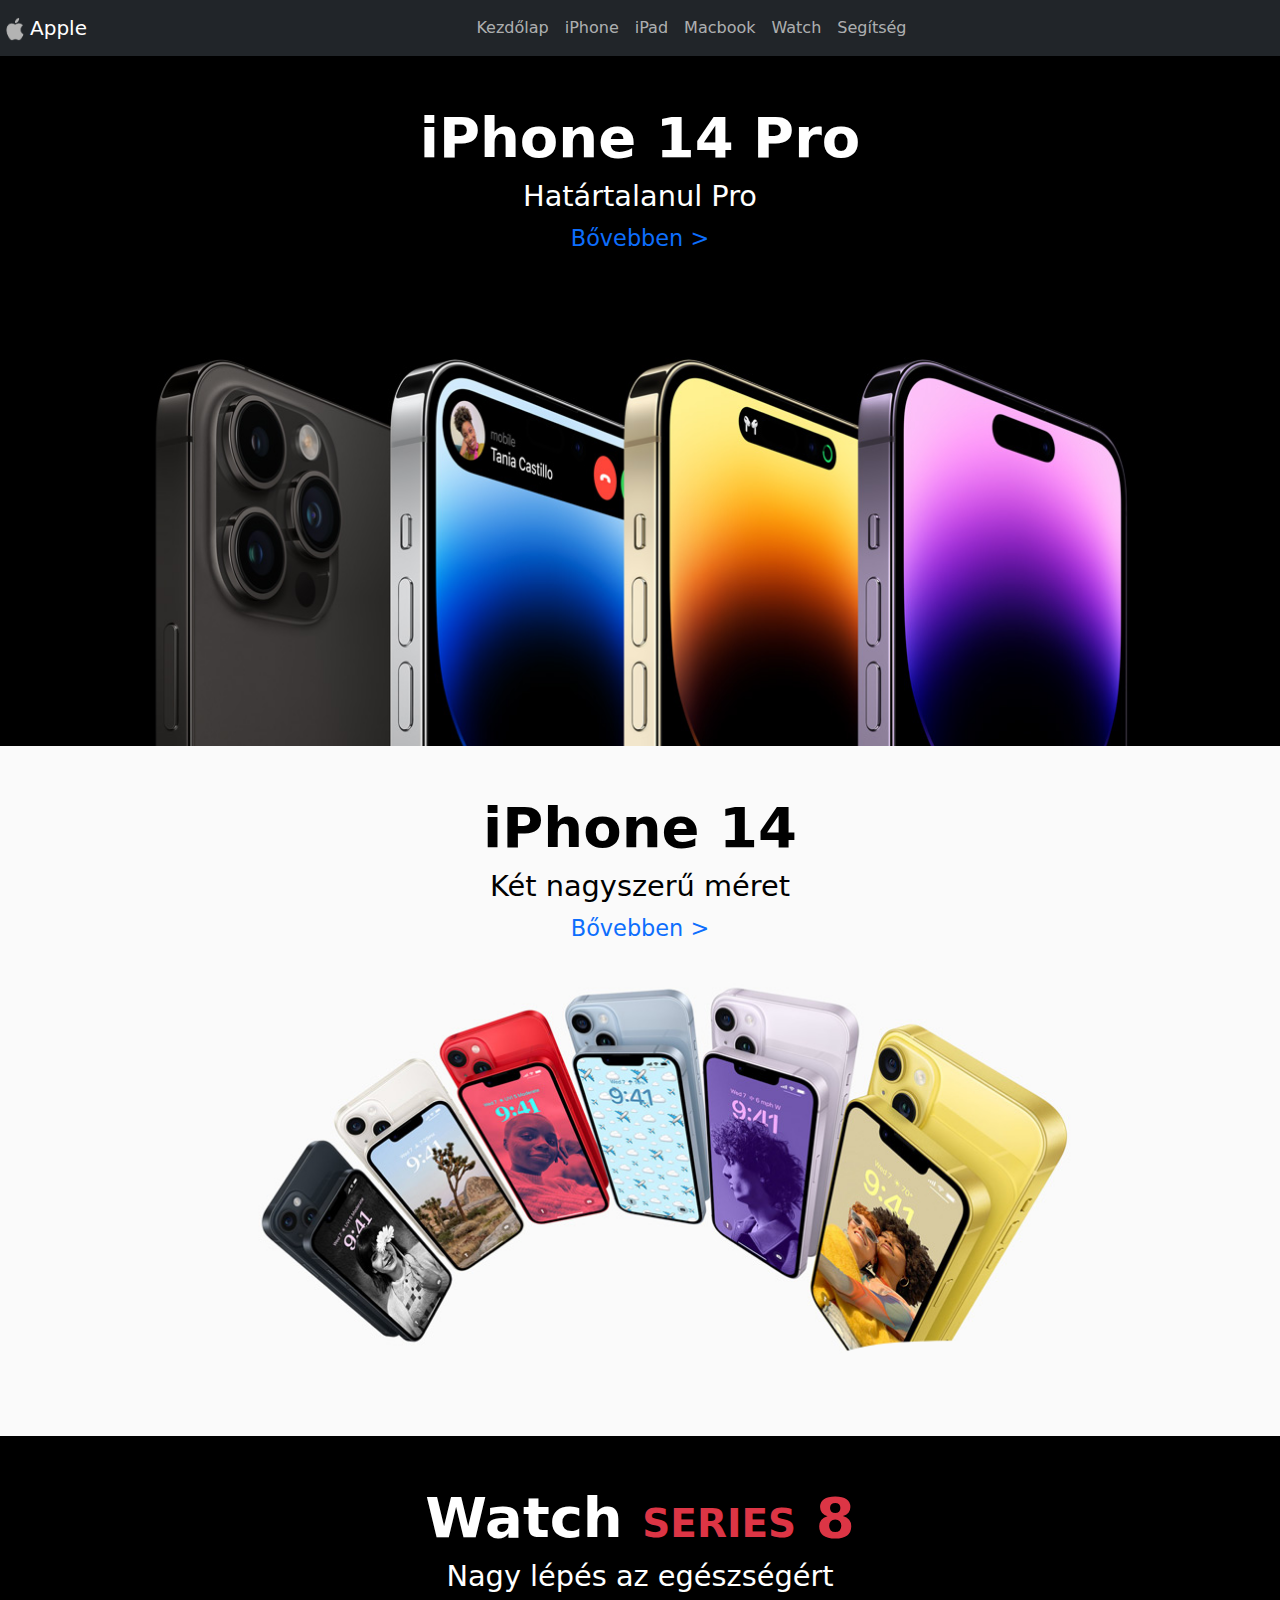
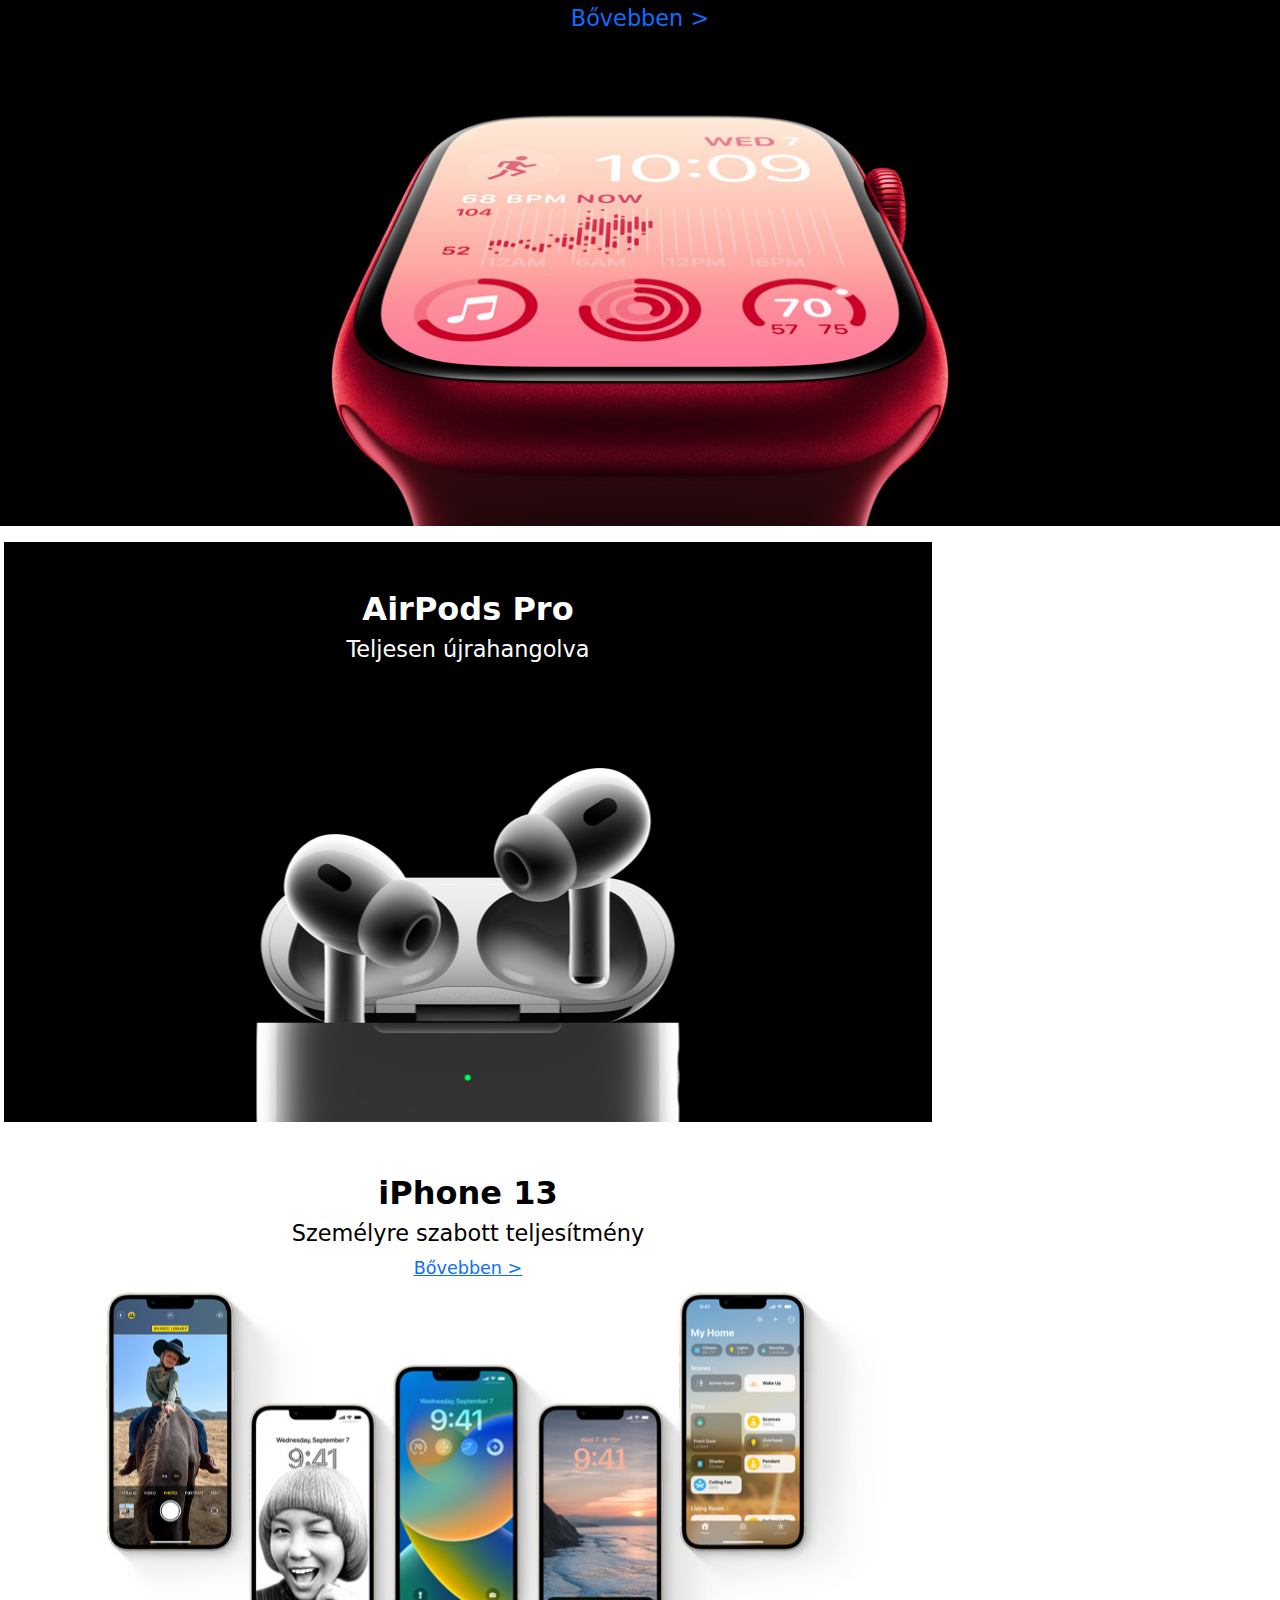
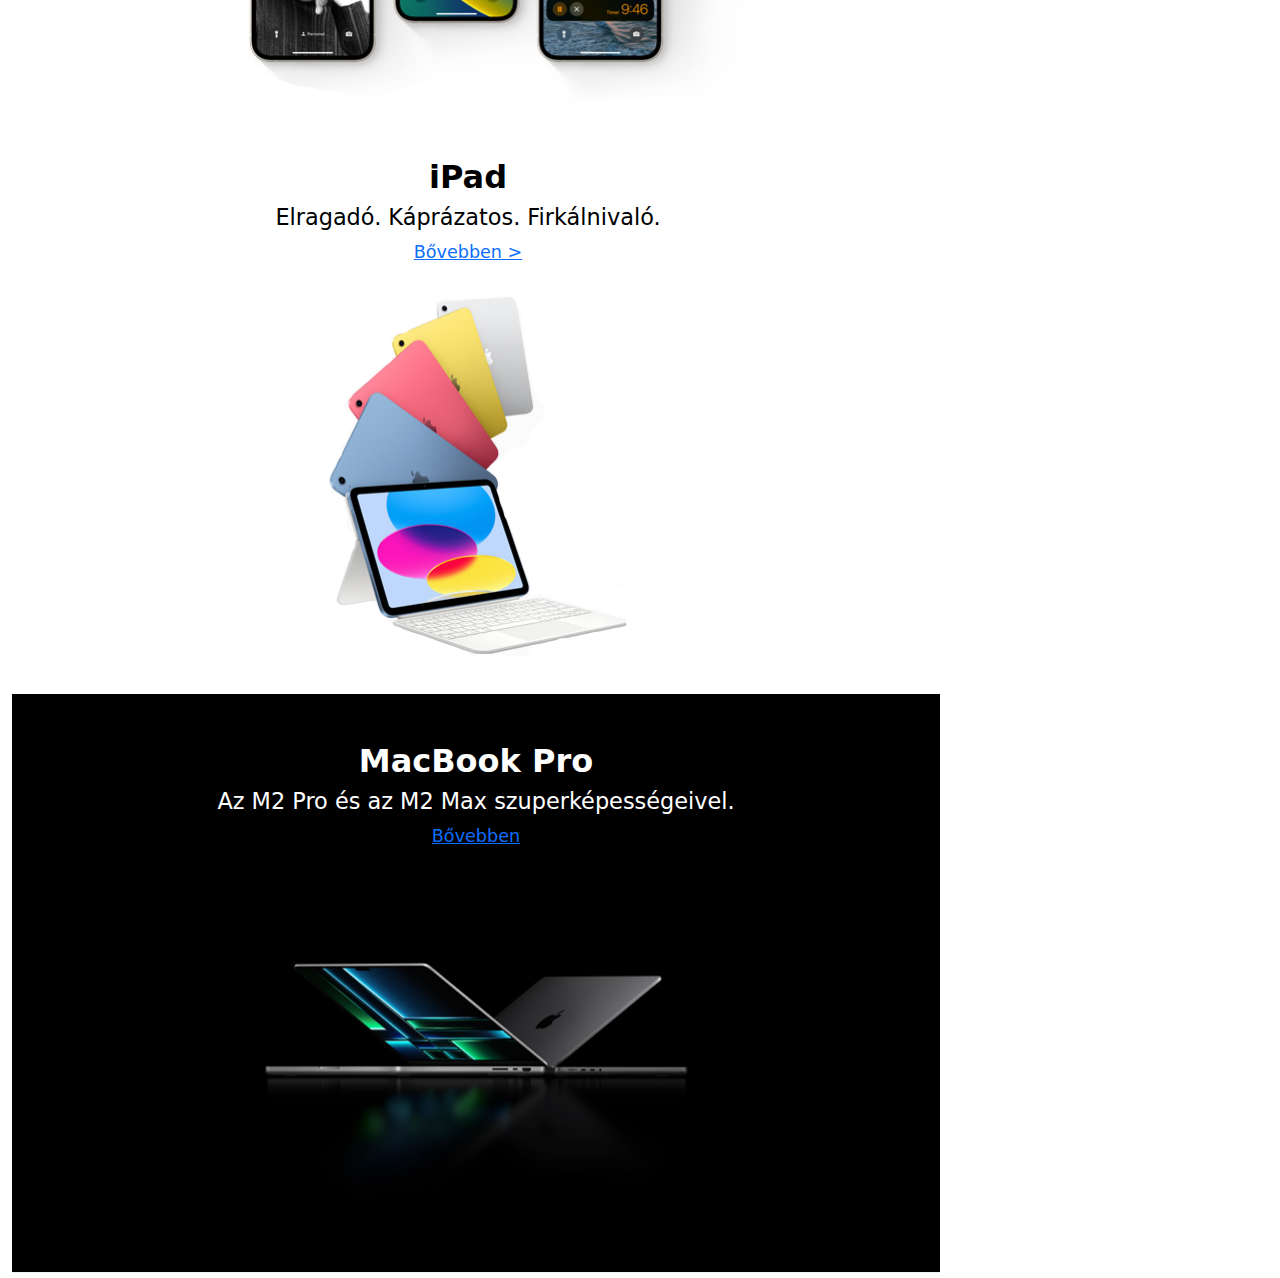
<file: index.html>
<!DOCTYPE html>
<html lang="hu">
    <head>
        <meta charset="UTF-8">
        <meta http-equiv="X-UA-Compatible" content="IE=edge">
        <meta name="viewport" content="width=device-width, initial-scale=1.0">
        <link rel="stylesheet" href="bootstrap-5.3.0-alpha3-dist/css/bootstrap.min.css">
        <link rel="stylesheet" href="egyesitett.css">
        
        <link rel="shortcut icon" href="pics/favicon.png" type="image/x-icon">
        <title>Apple</title>
    </head>
<body>
    
    <nav  class="navbar navbar-expand-lg bg-body-dark navbar bg-dark row" data-bs-theme="dark">
        <div class="container-fluid">
          <a href="index.html"><img src="pics/logo.png" alt="Logo" width="30" height="24" class="d-inline-block align-text-top"></a>
          <a class="navbar-brand" href="index.html">Apple</a>
          <button class="navbar-toggler" type="button" data-bs-toggle="collapse" data-bs-target="#navbarSupportedContent" aria-controls="navbarSupportedContent" aria-expanded="false" aria-label="Toggle navigation">
            <span class="navbar-toggler-icon"></span>
          </button>
          <div class="collapse navbar-collapse" id="navbarSupportedContent">
            <ul class="navbar-nav me-auto mb-2 mb-lg-0">
                <li class="nav-item">
                    <a class="nav-link " href="index.html">Kezdőlap</a>
                  </li>
                <li class="nav-item">
                  <a class="nav-link " href="iphone.html">iPhone</a>
                </li>
                <li class="nav-item">
                  <a class="nav-link" href="ipad.html">iPad</a>
                </li>
                <li class="nav-item">
                  <a class="nav-link" href="macbook.html">Macbook</a>
                </li>
                <li class="nav-item">
                  <a class="nav-link" href="watch.html">Watch</a>
                </li>
                <li class="nav-item">
                  <a class="nav-link" href="segitseg.html">Segítség</a>
                </li>
              <!-- <li class="nav-item dropdown">
                <a class="nav-link dropdown-toggle" href="#" role="button" data-bs-toggle="dropdown" aria-expanded="false">
                  xxxxxxxxxxxxxxxxxxxxxxxxxxx
                </a>
                <ul class="dropdown-menu">
                  <li><a class="dropdown-item" href="#">xxxxxxxxxxxxxxxx</a></li>
                  <li><a class="dropdown-item" href="#">xxxxxxxxxxxxxxxx</a></li>
                  <li><a class="dropdown-item" href="#">xxxxxxxxxxxxxxxx</a></li>
                </ul>
              </li> -->
            </ul>
          </div>
       </div>
    </nav>

    <div class="text-center index-text">
        <div class="kep1 pt-5 text-white">
            <h1>iPhone 14 Pro</h1>
            <h3>Határtalanul Pro</h3>
            <a href="iphone.html">Bővebben ></a>
        </div>
        <div class="kep2 pt-5 text-black">
            <h1>iPhone 14</h1>
            <h3>Két nagyszerű méret</h3>
            <a href="iphone.html">Bővebben ></a>
        </div>
        <div class="kep3 pt-5 text-white mb-3">
            <h1>Watch <span class="text-center text-danger" style="font-variant: small-caps;">series 8</span></h1>
            <h3>Nagy lépés az egészségért</h3>
            <a href="watch.html"  class=" mb-3">Bővebben ></a>
        </div>
    </div>

    <div class="row text-center cad-text text-white text-center">
        <div class="card-kep1 pt-5 col-md-6 col-sm-12 ms-3 mb-1 kiseb">
            <h1>AirPods Pro</h1>
            <h3>Teljesen újrahangolva</h3>
        </div>W
        <div class="card-kep3 text-black pt-5 col-md-6 col-sm-12 ms-3 mb-1">
            <h1>iPhone 13</h1>
            <h3>Személyre szabott teljesítmény</h3>
            <a href="iphone.html">Bővebben ></a>
        </div>
        <div class="card-kep2 text-black pt-5 col-md-6 col-sm-12 mb-1 ms-3 me-1">
            <h1>iPad</h1>
            <h3>Elragadó. Káprázatos. Firkálnivaló.</h3>
            <a href="ipad.html">Bővebben ></a>
        </div>
        <div class="card-kep4 pt-5 col-md-6 col-sm-12 mb-1 ms-4 kiseb">
            <h1>MacBook Pro</h1>
            <h3>Az M2 Pro és az M2 Max szuperképességeivel.</h3>
            <a href="macbook.html">Bővebben</a>
        </div>
    </div> 



    
    
    <script src="bootstrap-5.3.0-alpha3-dist/js/bootstrap.bundle.js"></script>
    <script src="egyesitett.js"></script>  
  
 </body>
</html>
</file>
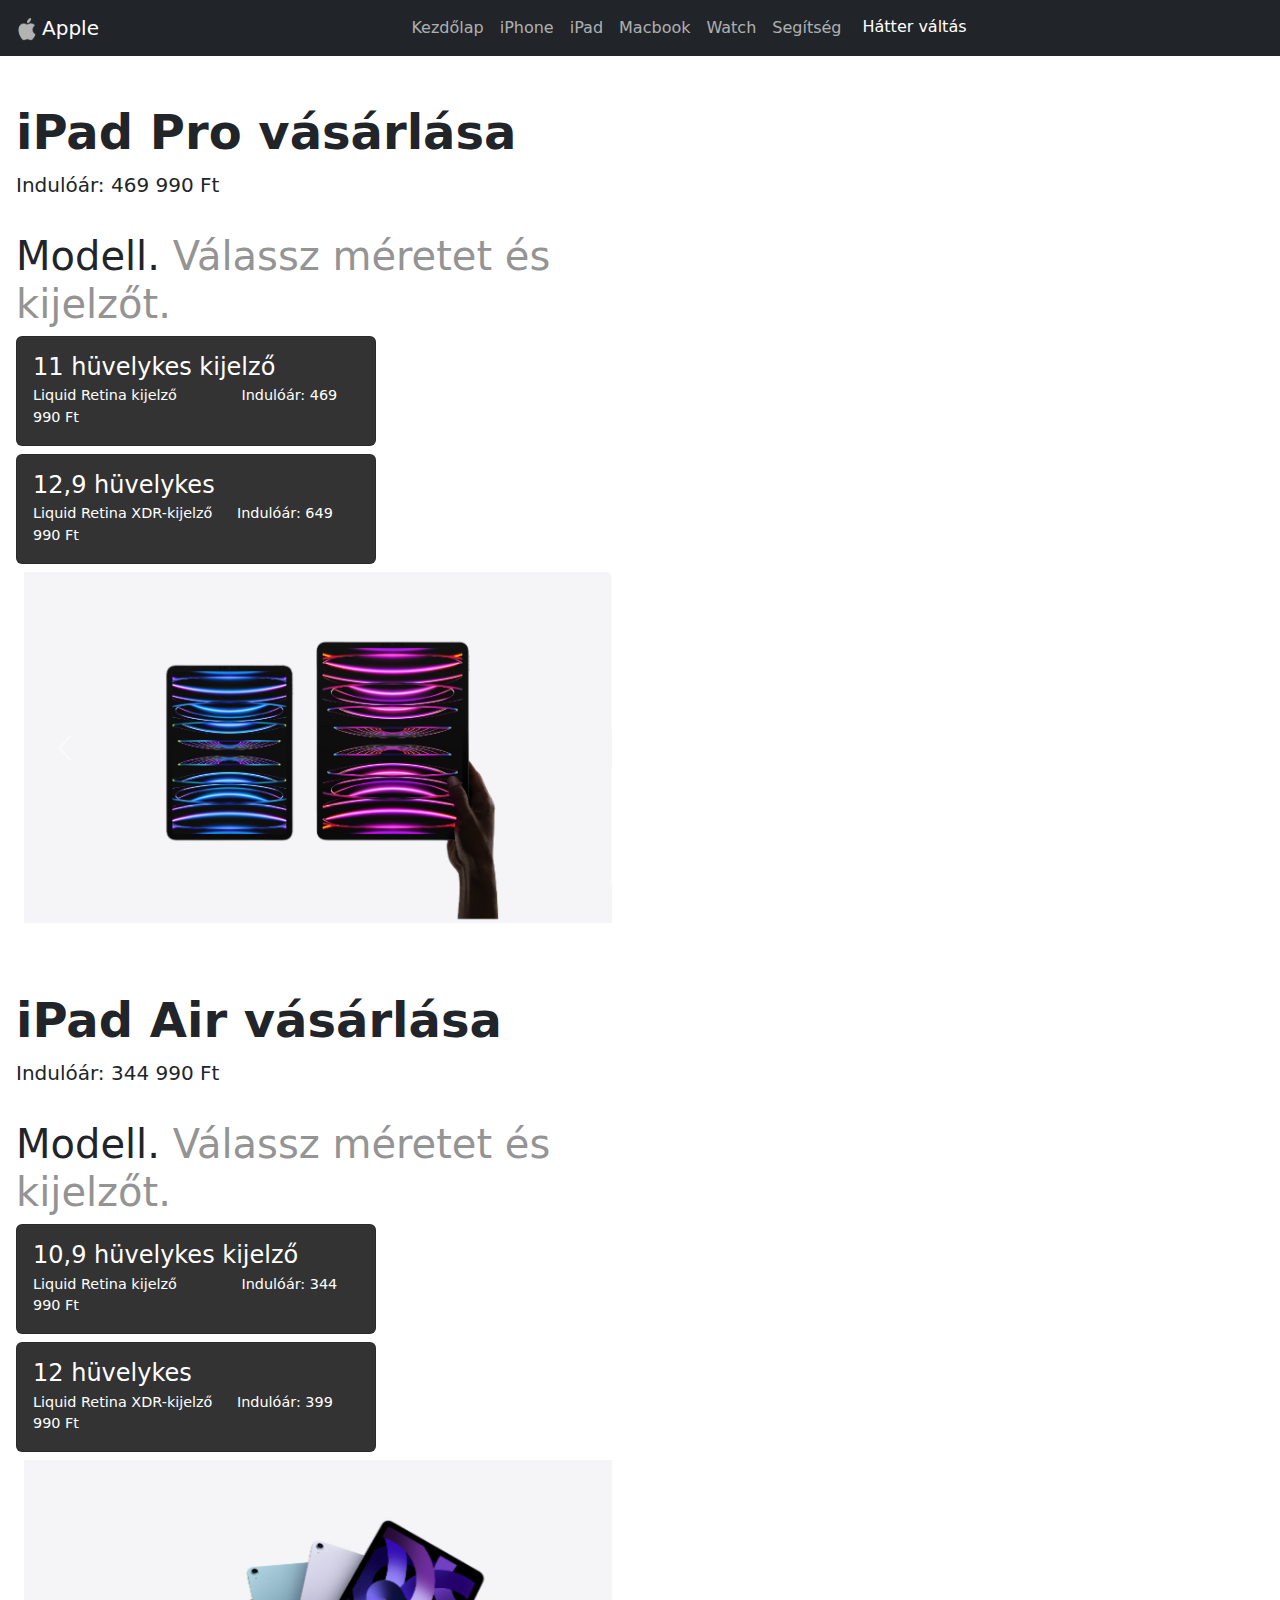
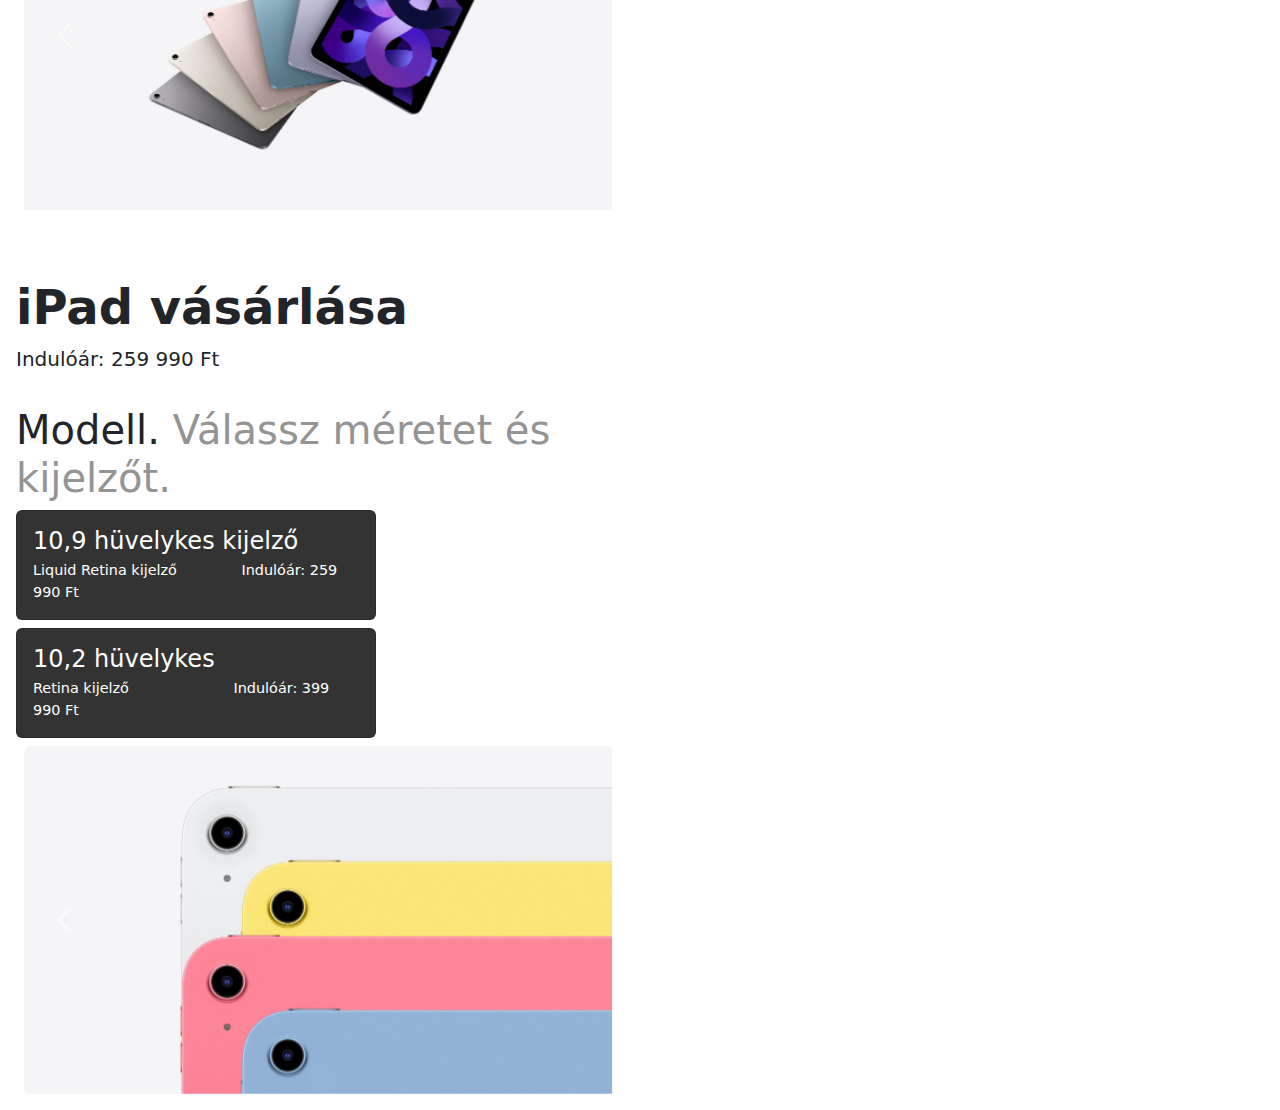
<file: ipad.html>
<!DOCTYPE html>
<html lang="hu">
    <head>
        <meta charset="UTF-8">
        <meta http-equiv="X-UA-Compatible" content="IE=edge">
        <meta name="viewport" content="width=device-width, initial-scale=1.0">
        <link rel="stylesheet" href="bootstrap-5.3.0-alpha3-dist/css/bootstrap.min.css">
        
        <link rel="stylesheet" href="egyesitett.css">
        <link rel="shortcut icon" href="pics/favicon.png" type="image/x-icon">
        <title>Apple</title>
    </head>
<body>
    
    <nav class="navbar navbar-expand-lg bg-body-dark navbar bg-dark " data-bs-theme="dark">
        <div class="container-fluid">
          <a href="index.html"><img src="pics/logo.png" alt="Logo" width="30" height="24" class="d-inline-block align-text-top"></a>
          <a class="navbar-brand" href="index.html">Apple</a>
          <button class="navbar-toggler" type="button" data-bs-toggle="collapse" data-bs-target="#navbarSupportedContent" aria-controls="navbarSupportedContent" aria-expanded="false" aria-label="Toggle navigation">
            <span class="navbar-toggler-icon"></span>
          </button>
          <div class="collapse navbar-collapse" id="navbarSupportedContent">
            <ul class="navbar-nav me-auto mb-2 mb-lg-0">
                <li class="nav-item">
                    <a class="nav-link " href="index.html">Kezdőlap</a>
                  </li>
                <li class="nav-item">
                  <a class="nav-link " href="iphone.html">iPhone</a>
                </li>
                <li class="nav-item">
                  <a class="nav-link" href="ipad.html">iPad</a>
                </li>
                <li class="nav-item">
                  <a class="nav-link" href="macbook.html">Macbook</a>
                </li>
                <li class="nav-item">
                  <a class="nav-link" href="watch.html">Watch</a>
                </li>
                <li class="nav-item">
                  <a class="nav-link" href="segitseg.html">Segítség</a>
                </li>
                <li class="nav-item">
                  <button class="btn btn-dark text-white" onclick="Szinvaltas1(); Szinvaltas2()">Hátter váltás</button>
                </li>
              <!-- <li class="nav-item dropdown">
                <a class="nav-link dropdown-toggle" href="#" role="button" data-bs-toggle="dropdown" aria-expanded="false">
                  xxxxxxxxxxxxxxxxxxxxxxxxxxx
                </a>
                <ul class="dropdown-menu">
                  <li><a class="dropdown-item" href="#">xxxxxxxxxxxxxxxx</a></li>
                  <li><a class="dropdown-item" href="#">xxxxxxxxxxxxxxxx</a></li>
                  <li><a class="dropdown-item" href="#">xxxxxxxxxxxxxxxx</a></li>
                </ul>
              </li> -->
            </ul>
          </div>
       </div>
    </nav>

    <div class="ms-3 mt-5">
      <h1 class="bold">iPad Pro vásárlása</h1>
      <p style="font-size: 20px;">Indulóár: 469 990 Ft</p></p>
    </div>



    <div class="row">
    <div class="col-lg-6 col-md-6">
      <div class="col-sm-12">
        <h1 class="ms-3 mt-3 me-2">Modell. <span style="color: rgb(148, 148, 148);">Válassz méretet és kijelzőt.</span></h1>
        <div class="card card1 ms-3" style="width: 18rem;">
          <div class="card-body">
            <h5 class="card-title">11 hüvelykes kijelző</h5>
            <h6 class="card-subtitle mb-2 text-body-secondary"></h6>
            <p class="card-text">Liquid Retina kijelző <span style="padding-left: 60px;">Indulóár: 469 990 Ft</span></p>
          </div>
        </div>
      </div>
    
      <div class="col-sm-12">
        <h1 class="ms-3 mt-2"></h1>
        <div class="card card1 ms-3" style="width: 18rem;">
          <div class="card-body">
            <h5 class="card-title">12,9 hüvelykes</h5>
            <h6 class="card-subtitle mb-2 text-body-secondary"></h6>
            <p class="card-text">Liquid Retina XDR-kijelző <span style="padding-left: 20px;">Indulóár: 649 990 Ft</span></p>
          </div>
        </div>
      </div>



    </div>
      <div id="Ipadpro" class="carousel slide col-sm-12 ms-4 mt-2 autocarousel" data-bs-ride="carousel">
        <div class="carousel-inner">
          <div class="carousel-item active">
            <img src="pics/iPad/iPadPro.png" class="d-block w-850">
          </div>
          <div class="carousel-item">
            <img src="pics/iPad/iPadPro2.png" class="d-block w-850">
          </div>
        </div>
        <button class="carousel-control-prev" type="button" data-bs-target="#Ipadpro" data-bs-slide="prev">
          <span class="carousel-control-prev-icon" aria-hidden="true"></span>
          <span class="visually-hidden">Previous</span>
        </button>
        <button class="carousel-control-next" type="button" data-bs-target="#Ipadpro" data-bs-slide="next">
          <span class="carousel-control-next-icon" aria-hidden="true"></span>
          <span class="visually-hidden">Next</span>
        </button>
      </div>
    </div>
    </div>
    <div class="border1">
      <p class="text-white"></p>
    </div>

    <div class="ms-3 mt-5">
      <h1 class="bold">iPad Air vásárlása</h1>
      <p style="font-size: 20px;">Indulóár: 344 990 Ft</p></p>
    </div>

    <div class="row">
      <div class="col-lg-6 col-md-6">
        <div class="col-sm-12">
          <h1 class="ms-3 mt-3 me-2">Modell. <span style="color: rgb(148, 148, 148);">Válassz méretet és kijelzőt.</span></h1>
          <div class="card card1 ms-3" style="width: 18rem;">
            <div class="card-body">
              <h5 class="card-title">10,9 hüvelykes kijelző</h5>
              <h6 class="card-subtitle mb-2 text-body-secondary"></h6>
              <p class="card-text">Liquid Retina kijelző <span style="padding-left: 60px;">Indulóár: 344 990 Ft</span></p>
            </div>
          </div>
        </div>
      
        <div class="col-sm-12">
          <h1 class="ms-3 mt-2"></h1>
          <div class="card card1 ms-3" style="width: 18rem;">
            <div class="card-body">
              <h5 class="card-title">12 hüvelykes</h5>
              <h6 class="card-subtitle mb-2 text-body-secondary"></h6>
              <p class="card-text">Liquid Retina XDR-kijelző <span style="padding-left: 20px;">Indulóár: 399 990 Ft</span></p>
            </div>
          </div>
        </div>
  
  
  
      </div>
        <div id="IpadAir" class="carousel slide col-sm-12 ms-4 mt-2 autocarousel" data-bs-ride="carousel">
          <div class="carousel-inner">
            <div class="carousel-item active">
              <img src="pics/iPad/iPadAir.png" class="d-block w-850">
            </div>
            <div class="carousel-item">
              <img src="pics/iPad/iPadAir2.png" class="d-block w-850">
            </div>
          </div>
          <button class="carousel-control-prev" type="button" data-bs-target="#IpadAir" data-bs-slide="prev">
            <span class="carousel-control-prev-icon" aria-hidden="true"></span>
            <span class="visually-hidden">Previous</span>
          </button>
          <button class="carousel-control-next" type="button" data-bs-target="#IpadAir" data-bs-slide="next">
            <span class="carousel-control-next-icon" aria-hidden="true"></span>
            <span class="visually-hidden">Next</span>
          </button>
        </div>
      </div>
      </div>

      <div class="border1">
        <p class="text-white"></p>
      </div>

      <div class="ms-3 mt-5">
        <h1 class="bold">iPad vásárlása</h1>
        <p style="font-size: 20px;">Indulóár: 259 990 Ft</p></p>
      </div>
  
      <div class="row">
        <div class="col-lg-6 col-md-6">
          <div class="col-sm-12">
            <h1 class="ms-3 mt-3 me-2">Modell. <span style="color: rgb(148, 148, 148);">Válassz méretet és kijelzőt.</span></h1>
            <div class="card card1 ms-3" style="width: 18rem;">
              <div class="card-body">
                <h5 class="card-title">10,9 hüvelykes kijelző</h5>
                <h6 class="card-subtitle mb-2 text-body-secondary"></h6>
                <p class="card-text">Liquid Retina kijelző <span style="padding-left: 60px;">Indulóár: 259 990 Ft</span></p>
              </div>
            </div>
          </div>
        
          <div class="col-sm-12">
            <h1 class="ms-3 mt-2"></h1>
            <div class="card card1 ms-3" style="width: 18rem;">
              <div class="card-body">
                <h5 class="card-title">10,2 hüvelykes</h5>
                <h6 class="card-subtitle mb-2 text-body-secondary"></h6>
                <p class="card-text">Retina kijelző <span style="padding-left: 100px;">Indulóár: 399 990 Ft</span></p>
              </div>
            </div>
          </div>
    
    
    
        </div>
          <div id="Ipad" class="carousel slide col-sm-12 ms-4 mt-2 autocarousel" data-bs-ride="carousel">
            <div class="carousel-inner">
              <div class="carousel-item active">
                <img src="pics/iPad/ipad.png" class="d-block w-850">
              </div>
              <div class="carousel-item">
                <img src="pics/iPad/ipad2.png" class="d-block w-850">
              </div>
            </div>
            <button class="carousel-control-prev" type="button" data-bs-target="#Ipad" data-bs-slide="prev">
              <span class="carousel-control-prev-icon" aria-hidden="true"></span>
              <span class="visually-hidden">Previous</span>
            </button>
            <button class="carousel-control-next" type="button" data-bs-target="#Ipad" data-bs-slide="next">
              <span class="carousel-control-next-icon" aria-hidden="true"></span>
              <span class="visually-hidden">Next</span>
            </button>
          </div>
        </div>
        </div>




    <div class="text-white">
      <p></p>
    </div>




    
    <script src="bootstrap-5.3.0-alpha3-dist/js/bootstrap.bundle.js"></script>
    <script src="egyesitett.js"></script>  
  
 </body>
</html>
</file>
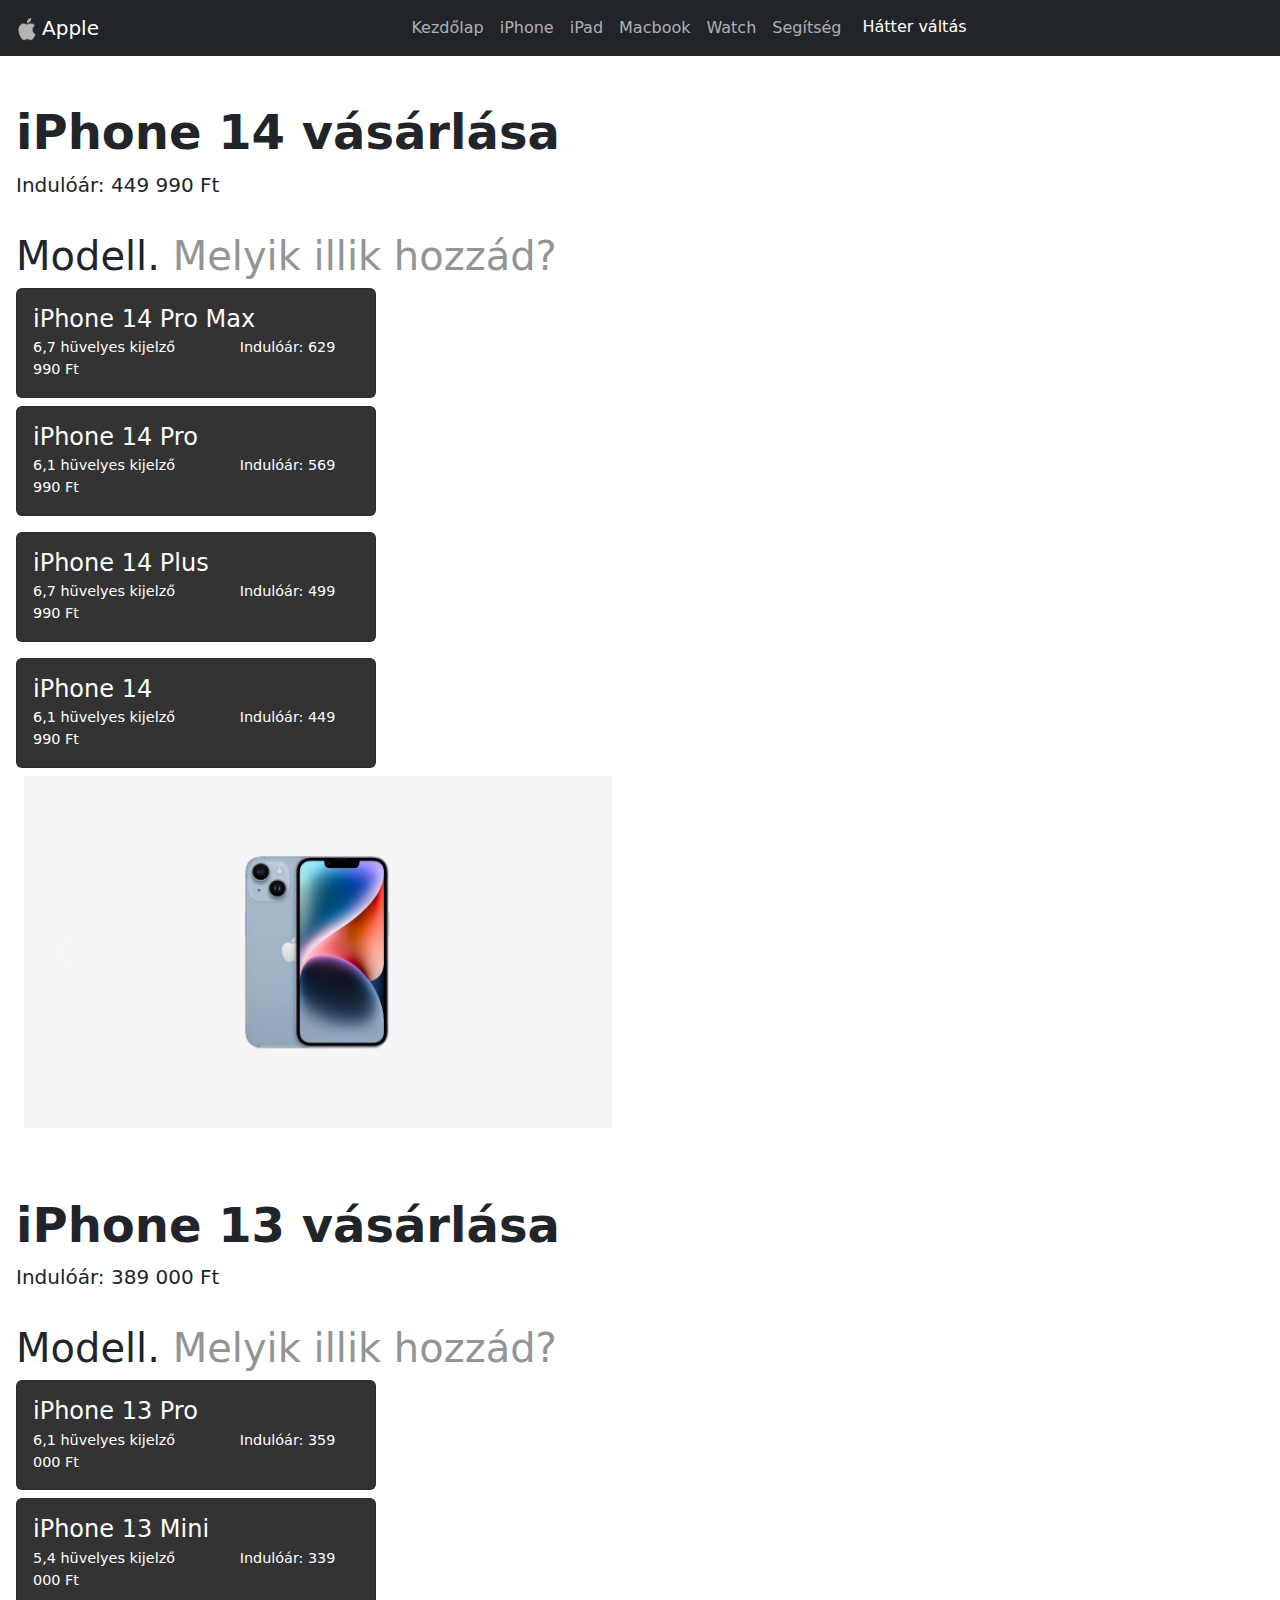
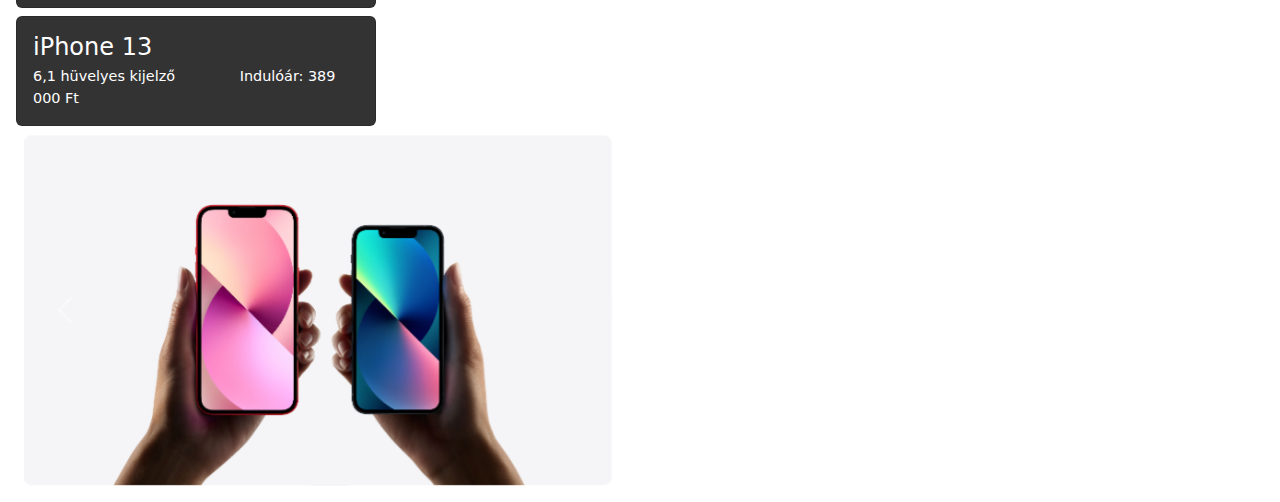
<file: iphone.html>
<!DOCTYPE html>
<html lang="hu">
    <head>
        <meta charset="UTF-8">
        <meta http-equiv="X-UA-Compatible" content="IE=edge">
        <meta name="viewport" content="width=device-width, initial-scale=1.0">
        <link rel="stylesheet" href="bootstrap-5.3.0-alpha3-dist/css/bootstrap.min.css">
        
        <link rel="stylesheet" href="egyesitett.css">
        <link rel="shortcut icon" href="pics/favicon.png" type="image/x-icon">
        <title>Apple</title>
    </head>
<body>
    
    <nav class="navbar navbar-expand-lg bg-body-dark navbar bg-dark " data-bs-theme="dark">
        <div class="container-fluid">
          <a href="index.html"><img src="pics/logo.png" alt="Logo" width="30" height="24" class="d-inline-block align-text-top"></a>
          <a class="navbar-brand" href="index.html">Apple</a>
          <button class="navbar-toggler" type="button" data-bs-toggle="collapse" data-bs-target="#navbarSupportedContent" aria-controls="navbarSupportedContent" aria-expanded="false" aria-label="Toggle navigation">
            <span class="navbar-toggler-icon"></span>
          </button>
          <div class="collapse navbar-collapse" id="navbarSupportedContent">
            <ul class="navbar-nav me-auto mb-2 mb-lg-0">
                <li class="nav-item">
                    <a class="nav-link " href="index.html">Kezdőlap</a>
                  </li>
                <li class="nav-item">
                  <a class="nav-link " href="iphone.html">iPhone</a>
                </li>
                <li class="nav-item">
                  <a class="nav-link" href="ipad.html">iPad</a>
                </li>
                <li class="nav-item">
                  <a class="nav-link" href="macbook.html">Macbook</a>
                </li>
                <li class="nav-item">
                  <a class="nav-link" href="watch.html">Watch</a>
                </li>
                <li class="nav-item">
                  <a class="nav-link" href="segitseg.html">Segítség</a>
                </li>
                <li class="nav-item">
                  <button class="btn btn-dark text-white" onclick="Szinvaltas1(); Szinvaltas2()">Hátter váltás</button>
                </li>
              <!-- <li class="nav-item dropdown">
                <a class="nav-link dropdown-toggle" href="#" role="button" data-bs-toggle="dropdown" aria-expanded="false">
                  xxxxxxxxxxxxxxxxxxxxxxxxxxx
                </a>
                <ul class="dropdown-menu">
                  <li><a class="dropdown-item" href="#">xxxxxxxxxxxxxxxx</a></li>
                  <li><a class="dropdown-item" href="#">xxxxxxxxxxxxxxxx</a></li>
                  <li><a class="dropdown-item" href="#">xxxxxxxxxxxxxxxx</a></li>
                </ul>
              </li> -->
            </ul>
          </div>
       </div>
    </nav>

    <div class="ms-3 mt-5">
      <h1 class="bold">iPhone 14 vásárlása</h1>
      <p style="font-size: 20px;">Indulóár: 449 990 Ft</p></p>
    </div>



    <div class="row">
    <div class="col-lg-6 col-md-6">
      <div class="col-sm-12">
        <h1 class="ms-3 mt-3 me-2">Modell. <span style="color: rgb(148, 148, 148);">Melyik illik hozzád?</span></h1>
        <div class="card card1 ms-3" style="width: 18rem;">
          <div class="card-body">
            <h5 class="card-title">iPhone 14 Pro Max</h5>
            <h6 class="card-subtitle mb-2 text-body-secondary"></h6>
            <p class="card-text">6,7 hüvelyes kijelző <span style="padding-left: 60px;">Indulóár: 629 990 Ft</span></p>
          </div>
        </div>
      </div>
    
      <div class="col-sm-12">
        <h1 class="ms-3 mt-2"></h1>
        <div class="card card1 ms-3" style="width: 18rem;">
          <div class="card-body">
            <h5 class="card-title">iPhone 14 Pro</h5>
            <h6 class="card-subtitle mb-2 text-body-secondary"></h6>
            <p class="card-text">6,1 hüvelyes kijelző <span style="padding-left: 60px;">Indulóár: 569 990 Ft</span></p>
          </div>
        </div>
      </div>

      <div class="col-sm-12">
        <h1 class="ms-3 mt-3"></h1>
        <div class="card card1 ms-3" style="width: 18rem;">
          <div class="card-body">
            <h5 class="card-title">iPhone 14 Plus</h5>
            <h6 class="card-subtitle mb-2 text-body-secondary"></h6>
            <p class="card-text">6,7 hüvelyes kijelző <span style="padding-left: 60px;">Indulóár: 499 990 Ft</span></p>
          </div>
        </div>
      </div>

      <div class="col-sm-12">
        <h1 class="ms-3 mt-3"></h1>
        <div class="card card1 ms-3" style="width: 18rem;">
          <div class="card-body">
            <h5 class="card-title">iPhone 14 </h5>
            <h6 class="card-subtitle mb-2 text-body-secondary"></h6>
            <p class="card-text">6,1 hüvelyes kijelző <span style="padding-left: 60px;">Indulóár: 449 990 Ft</span></p>
          </div>
        </div>
      </div>
    </div>
      <div id="iphone1" class="carousel slide col-sm-12 ms-4 mt-2 autocarousel" data-bs-ride="carousel">
        <div class="carousel-inner">
          <div class="carousel-item active">
            <img src="pics/termek/termek6.png" class="d-block w-750">
          </div>
          <div class="carousel-item">
            <img src="pics/termek/termek5.png" class="d-block w-750">
          </div>
          <div class="carousel-item">
            <img src="pics/termek/termek4.png" class="d-block w-750">
          </div>
        </div>
        <button class="carousel-control-prev" type="button" data-bs-target="#iphone1" data-bs-slide="prev">
          <span class="carousel-control-prev-icon" aria-hidden="true"></span>
          <span class="visually-hidden">Previous</span>
        </button>
        <button class="carousel-control-next" type="button" data-bs-target="#iphone1" data-bs-slide="next">
          <span class="carousel-control-next-icon" aria-hidden="true"></span>
          <span class="visually-hidden">Next</span>
        </button>
      </div>
    </div>
    </div>
    <div class="border1">
      <p class="text-white"></p>
    </div>

    <div class="ms-3 mt-5">
      <h1 class="bold">iPhone 13 vásárlása</h1>
      <p style="font-size: 20px;">Indulóár: 389 000 Ft</p></p>
    </div>



    <div class="row">
    <div class="col-lg-6 col-md-6">

      <div class="col-sm-12">
        <h1 class="ms-3 mt-3 me-2">Modell. <span style="color: rgb(148, 148, 148);">Melyik illik hozzád?</span></h1>
        <div class="card card1 ms-3" style="width: 18rem;">
          <div class="card-body">
            <h5 class="card-title">iPhone 13 Pro</h5>
            <h6 class="card-subtitle mb-2 text-body-secondary"></h6>
            <p class="card-text">6,1 hüvelyes kijelző <span style="padding-left: 60px;">Indulóár: 359 000 Ft</span></p>
          </div>
        </div>
      </div>

      <div class="col-sm-12">
        <div class="card card1 ms-3 mt-2" style="width: 18rem;">
          <div class="card-body">
            <h5 class="card-title">iPhone 13 Mini</h5>
            <h6 class="card-subtitle mb-2 text-body-secondary"></h6>
            <p class="card-text">5,4 hüvelyes kijelző <span style="padding-left: 60px;">Indulóár: 339 000 Ft</span></p>
          </div>
        </div>
      </div>
    
      <div class="col-sm-12">
        <h1 class="ms-3 mt-2"></h1>
        <div class="card card1 ms-3" style="width: 18rem;">
          <div class="card-body">
            <h5 class="card-title">iPhone 13</h5>
            <h6 class="card-subtitle mb-2 text-body-secondary"></h6>
            <p class="card-text">6,1 hüvelyes kijelző <span style="padding-left: 60px;">Indulóár: 389 000 Ft</span></p>
          </div>
        </div>
      </div>

    </div>
    <div id="Iphone2" class="carousel slide col-sm-12 ms-4 mt-2 autocarousel" data-bs-ride="carousel" id="carousel2">
      <div class="carousel-inner">
        <div class="carousel-item active">
          <img src="pics/termek/termek1.png" class="d-block w-750">
        </div>
        <div class="carousel-item">
          <img src="pics/termek/termek2.png" class="d-block w-750">
        </div>
        <div class="carousel-item">
          <img src="pics/termek/termek3.png" class="d-block w-750">
        </div>
      </div>
      <button class="carousel-control-prev" type="button" data-bs-target="#Iphone2" data-bs-slide="prev">
        <span class="carousel-control-prev-icon" aria-hidden="true"></span>
        <span class="visually-hidden">Previous</span>
      </button>
      <button class="carousel-control-next" type="button" data-bs-target="#Iphone2" data-bs-slide="next">
        <span class="carousel-control-next-icon" aria-hidden="true"></span>
        <span class="visually-hidden">Next</span>
      </button>
    </div>
    </div>
    </div>

    <div class="text-white">
      <p></p>
    </div>




    
    <script src="bootstrap-5.3.0-alpha3-dist/js/bootstrap.bundle.js"></script>
    <script src="egyesitett.js"></script>  
  
 </body>
</html>
</file>
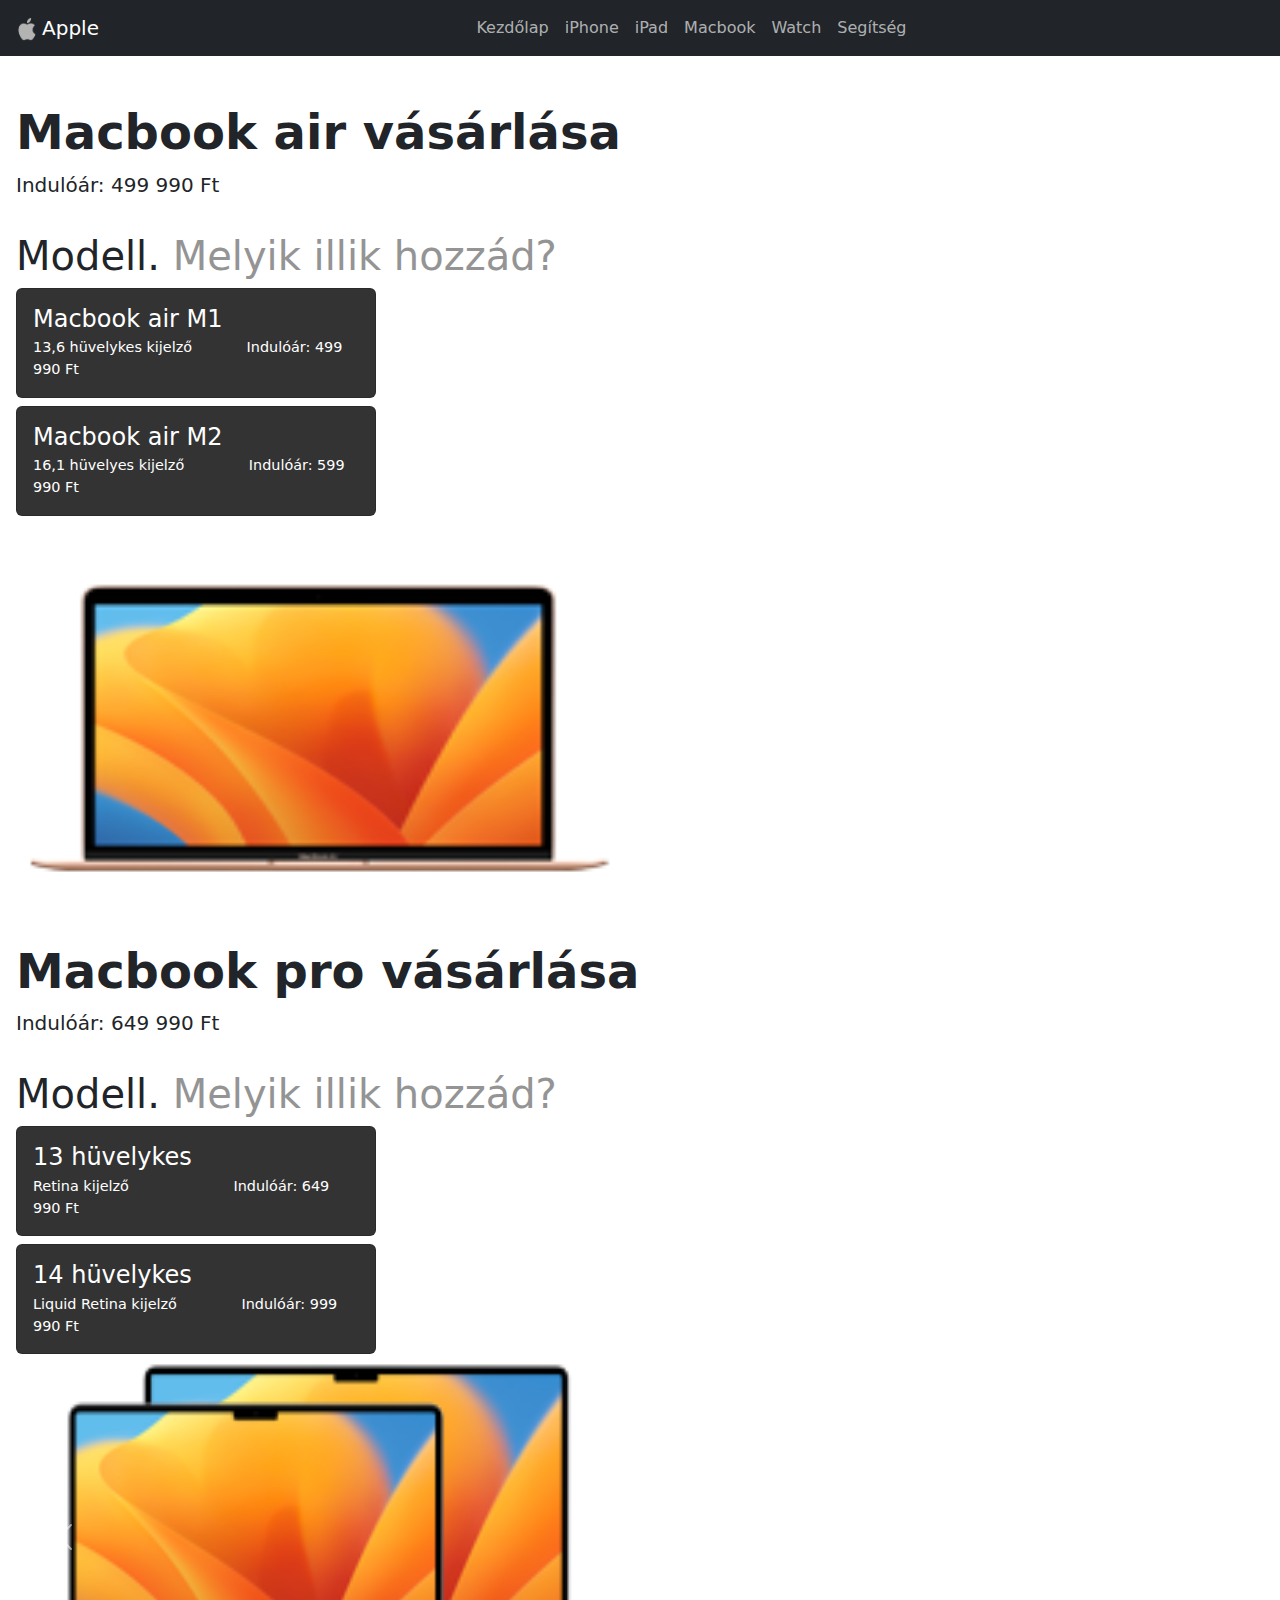
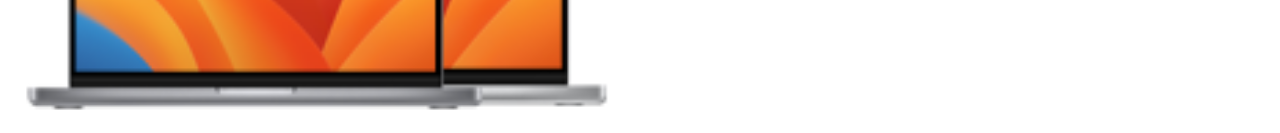
<file: macbook.html>
<!DOCTYPE html>
<html lang="hu">
    <head>
        <meta charset="UTF-8">
        <meta http-equiv="X-UA-Compatible" content="IE=edge">
        <meta name="viewport" content="width=device-width, initial-scale=1.0">
        <link rel="stylesheet" href="bootstrap-5.3.0-alpha3-dist/css/bootstrap.min.css">
        
        <link rel="stylesheet" href="egyesitett.css">
        <link rel="shortcut icon" href="pics/favicon.png" type="image/x-icon">
        <title>Apple</title>
    </head>
<body>
    
    <nav class="navbar navbar-expand-lg bg-body-dark navbar bg-dark " data-bs-theme="dark">
        <div class="container-fluid">
          <a href="index.html"><img src="pics/logo.png" alt="Logo" width="30" height="24" class="d-inline-block align-text-top"></a>
          <a class="navbar-brand" href="index.html">Apple</a>
          <button class="navbar-toggler" type="button" data-bs-toggle="collapse" data-bs-target="#navbarSupportedContent" aria-controls="navbarSupportedContent" aria-expanded="false" aria-label="Toggle navigation">
            <span class="navbar-toggler-icon"></span>
          </button>
          <div class="collapse navbar-collapse" id="navbarSupportedContent">
            <ul class="navbar-nav me-auto mb-2 mb-lg-0">
                <li class="nav-item">
                    <a class="nav-link " href="index.html">Kezdőlap</a>
                  </li>
                <li class="nav-item">
                  <a class="nav-link " href="iphone.html">iPhone</a>
                </li>
                <li class="nav-item">
                  <a class="nav-link" href="ipad.html">iPad</a>
                </li>
                <li class="nav-item">
                  <a class="nav-link" href="macbook.html">Macbook</a>
                </li>
                <li class="nav-item">
                  <a class="nav-link" href="watch.html">Watch</a>
                </li>
                <li class="nav-item">
                  <a class="nav-link" href="segitseg.html">Segítség</a>
                </li>
              <!-- <li class="nav-item dropdown">
                <a class="nav-link dropdown-toggle" href="#" role="button" data-bs-toggle="dropdown" aria-expanded="false">
                  xxxxxxxxxxxxxxxxxxxxxxxxxxx
                </a>
                <ul class="dropdown-menu">
                  <li><a class="dropdown-item" href="#">xxxxxxxxxxxxxxxx</a></li>
                  <li><a class="dropdown-item" href="#">xxxxxxxxxxxxxxxx</a></li>
                  <li><a class="dropdown-item" href="#">xxxxxxxxxxxxxxxx</a></li>
                </ul>
              </li> -->
            </ul>
          </div>
       </div>
    </nav>
    <div class="ms-3 mt-5">
      <h1 class="bold">Macbook air vásárlása</h1>
      <p style="font-size: 20px;">Indulóár: 499 990 Ft</p></p>
    </div>
    <div class="row">
      <div class="col-lg-6 col-md-6">
        <div class="col-sm-12">
          <h1 class="ms-3 mt-3 me-2">Modell. <span style="color: rgb(148, 148, 148);">Melyik illik hozzád?</span></h1>
          <div class="card card1 ms-3" style="width: 18rem;">
            <div class="card-body">
              <h5 class="card-title">Macbook air M1</h5>
              <h6 class="card-subtitle mb-2 text-body-secondary"></h6>
              <p class="card-text">13,6 hüvelykes kijelző <span style="padding-left: 50px;">Indulóár: 499 990 Ft</span></p>
            </div>
          </div>
        </div>
        <div class="col-sm-12">
          <h1 class="ms-3 mt-2"></h1>
          <div class="card card1 ms-3" style="width: 18rem;">
            <div class="card-body">
              <h5 class="card-title">Macbook air M2</h5>
              <h6 class="card-subtitle mb-2 text-body-secondary"></h6>
              <p class="card-text">16,1 hüvelyes kijelző <span style="padding-left: 60px;">Indulóár: 599 990 Ft</span></p>
            </div>
          </div>
        </div>
      </div>
      <div id="carouselMCM" class="carousel slide col-sm-12 ms-4 mt-2 autocarousel" data-bs-ride="carousel">
        <div class="carousel-inner">
          <div class="carousel-item active">
            <img src="pics/macbook/Macbook-air-m1-1.png" class="d-block w-850 macbook">
          </div>
          <div class="carousel-item">
            <img src="pics/macbook/Macbook-air-m1-2.png" class="d-block w-850 macbook">
          </div>
          <div class="carousel-item">
            <img src="pics/macbook/Macbook-air-m1-3.png" class="d-block w-850 macbook">
          </div>
        </div>
        <button class="carousel-control-prev" type="button" data-bs-target="#carouselMCM" data-bs-slide="prev">
          <span class="carousel-control-prev-icon" aria-hidden="true"></span>
          <span class="visually-hidden">Previous</span>
        </button>
        <button class="carousel-control-next" type="button" data-bs-target="#carouselMCM" data-bs-slide="next">
          <span class="carousel-control-next-icon" aria-hidden="true"></span>
          <span class="visually-hidden">Next</span>
        </button>
      </div>
    </div>
    </div>
    <div class="border1">
      <p class="text-white"></p>
    </div>

    <div class="ms-3 mt-5">
      <h1 class="bold">Macbook pro vásárlása</h1>
      <p style="font-size: 20px;">Indulóár: 649 990 Ft</p></p>
    </div>
    <div class="row">
      <div class="col-lg-6 col-md-6">
        <div class="col-sm-12">
          <h1 class="ms-3 mt-3 me-2">Modell. <span style="color: rgb(148, 148, 148);">Melyik illik hozzád?</span></h1>
          <div class="card card1 ms-3" style="width: 18rem;">
            <div class="card-body">
              <h5 class="card-title"> 13 hüvelykes</h5>
              <h6 class="card-subtitle mb-2 text-body-secondary"></h6>
              <p class="card-text">Retina kijelző <span style="padding-left: 100px;">Indulóár: 649 990 Ft</span></p>
            </div>
          </div>
        </div>
        <div class="col-sm-12">
          <h1 class="ms-3 mt-2"></h1>
          <div class="card card1 ms-3" style="width: 18rem;">
            <div class="card-body">
              <h5 class="card-title"> 14 hüvelykes</h5>
              <h6 class="card-subtitle mb-2 text-body-secondary"></h6>
              <p class="card-text">Liquid Retina kijelző <span style="padding-left: 60px;">Indulóár: 999 990 Ft</span></p>
            </div>
          </div>
        </div>
      </div>
      <div id="carouselMCM1" class="carousel slide col-sm-12 ms-4 mt-2 autocarousel" data-bs-ride="carousel">
        <div class="carousel-inner">
          <div class="carousel-item active">
            <img src="pics/macbook/Macbook-pro-1.png" class="d-block w-850 macbook">
          </div>
          <div class="carousel-item">
            <img src="pics/macbook/Macbook-pro-2.png" class="d-block w-850 macbook">
          </div>
          <div class="carousel-item">
            <img src="pics/macbook/Macbook-pro-3.png" class="d-block w-850 macbook">
          </div>
        </div>
        <button class="carousel-control-prev" type="button" data-bs-target="#carouselMCM1" data-bs-slide="prev">
          <span class="carousel-control-prev-icon" aria-hidden="true"></span>
          <span class="visually-hidden">Previous</span>
        </button>
        <button class="carousel-control-next" type="button" data-bs-target="#carouselMCM1" data-bs-slide="next">
          <span class="carousel-control-next-icon" aria-hidden="true"></span>
          <span class="visually-hidden">Next</span>
        </button>
      </div>
    </div>
    </div>
    <div class="border1">
      <p class="text-white"></p>
    </div>







    
    <script src="bootstrap-5.3.0-alpha3-dist/js/bootstrap.bundle.js"></script>
    <script src="egyesitett.js"></script>  
  
 </body>
</html>
</file>
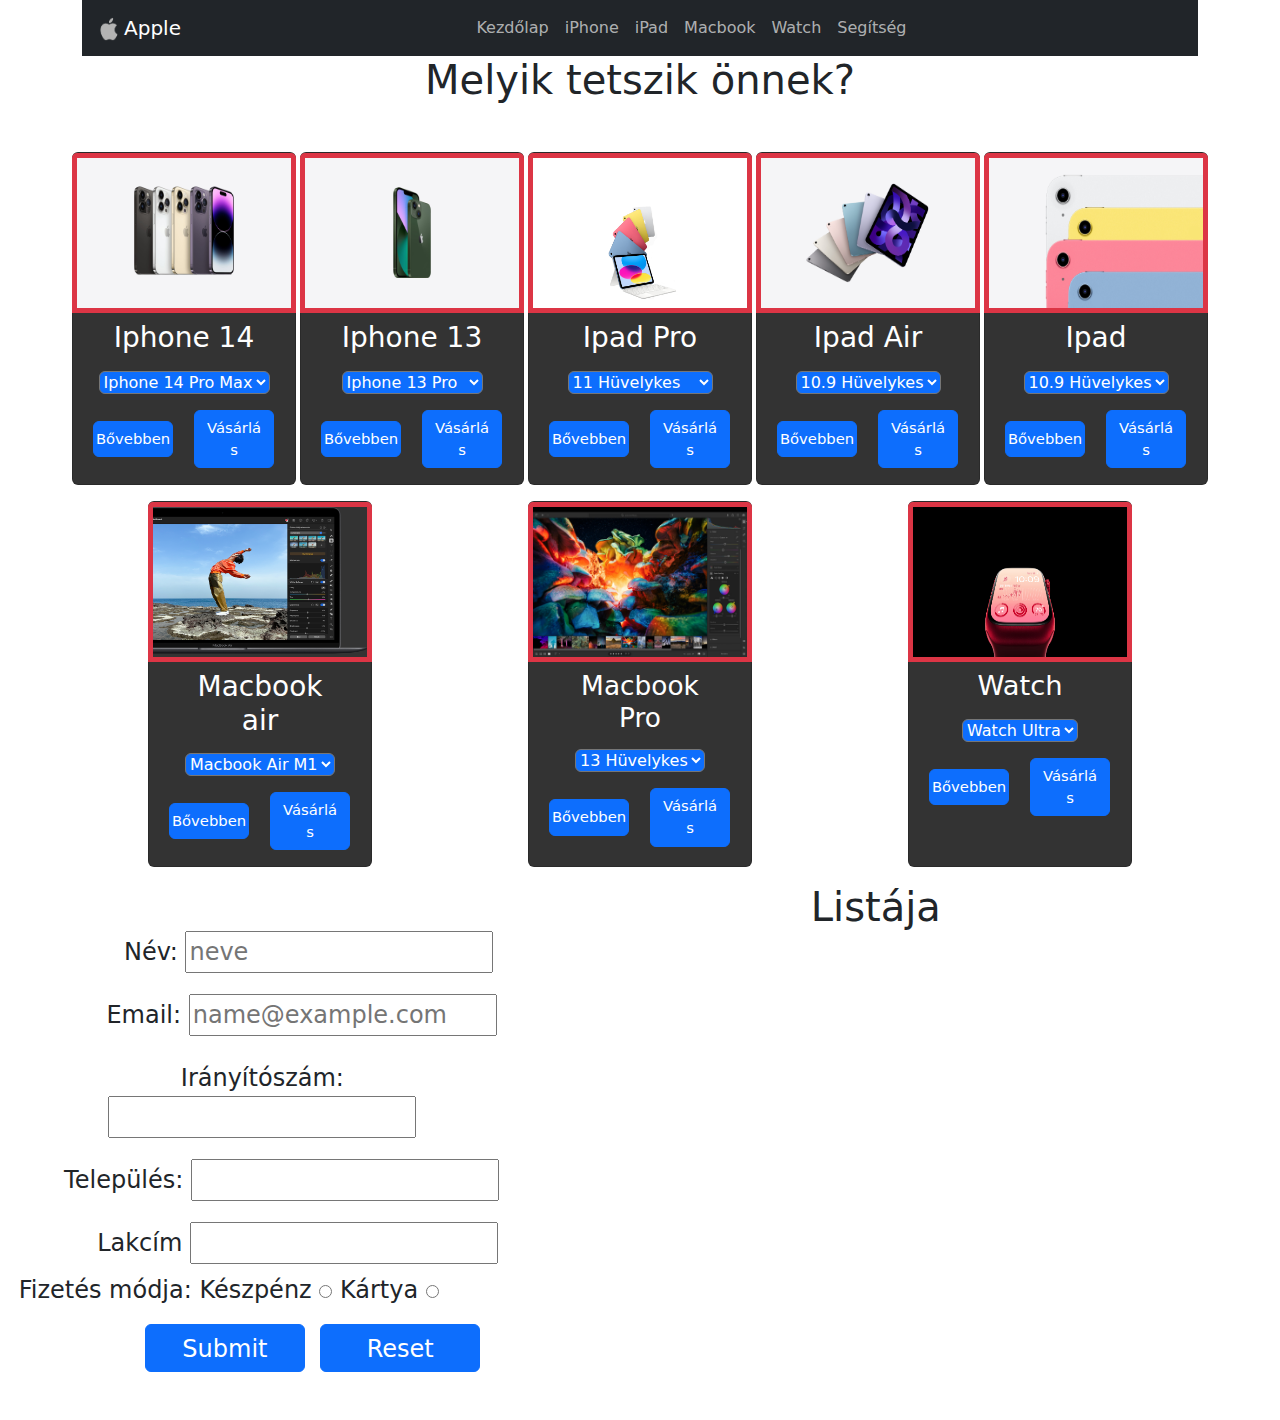
<file: segitseg.html>
<!DOCTYPE html>
<html lang="hu">
    <head>
        <meta charset="UTF-8">
        <meta http-equiv="X-UA-Compatible" content="IE=   edge">
        <meta name="viewport" content="width=device-width, initial-scale=1.0">
        <link rel="stylesheet" href="bootstrap-5.3.0-alpha3-dist/css/bootstrap.min.css">
        <link rel="stylesheet" href="egyesitett.css">
        <link rel="shortcut icon" href="pics/favicon.png" type="image/x-icon">
        <style>
          /* body{
            background-image: url('pics/Hatterkepek/bg-4.jpg');
            background-position: center;
            background-repeat: no-repeat;
            background-size: cover;
          } */
        </style>
        <title>Apple</title>
    </head>
<body class="segitsegbody ">
  <div class="container">
    
    <nav class="navbar navbar-expand-lg bg-body-dark navbar bg-dark " data-bs-theme="dark">
        <div class="container-fluid">
          <a href="index.html"><img src="pics/logo.png" alt="Logo" width="30" height="24" class="d-inline-block align-text-top"></a>
          <a class="navbar-brand" href="index.html">Apple</a>
          <button class="navbar-toggler" type="button" data-bs-toggle="collapse" data-bs-target="#navbarSupportedContent" aria-controls="navbarSupportedContent" aria-expanded="false" aria-label="Toggle navigation">
            <span class="navbar-toggler-icon"></span>
          </button>
          <div class="collapse navbar-collapse" id="navbarSupportedContent">
            <ul class="navbar-nav me-auto mb-2 mb-lg-0">
                <li class="nav-item">
                    <a class="nav-link " href="index.html">Kezdőlap</a>
                  </li>
                <li class="nav-item">
                  <a class="nav-link " href="iphone.html">iPhone</a>
                </li>
                <li class="nav-item">
                  <a class="nav-link" href="ipad.html">iPad</a>
                </li>
                <li class="nav-item">
                  <a class="nav-link" href="macbook.html">Macbook</a>
                </li>
                <li class="nav-item">
                  <a class="nav-link" href="watch.html">Watch</a>
                </li>
                <li class="nav-item">
                  <a class="nav-link" href="segitseg.html">Segítség</a>
                </li>
            </ul>
          </div>
       </div>
    </nav>



<h1 class="text-center mb-5">Melyik tetszik önnek?</h1>
<div class="row">


<div class="card col-lg-3 col-md-4 col-sm-6 col-sm-12 mx-auto mb-3" style="width: 14rem;">
    <img style="height: 10rem; width: 14rem; right: 0.8rem;" src="pics/vasarlas-kepek/iphone-14-pro.jpg" class="card-img-top position-relative border border-danger border-5"  alt="...">
    <div class="card-body">
      <h3 class="text-center" style="position: relative; bottom: 0.5rem;">Iphone 14</h3> 
      <div style="display: flex; justify-content: center; align-items: center; ">
        <select class="mx-auto mb-3 bg-primary text-white rounded segitsegselect " id="segitsegselectiphone14">
          <option value="iphone 14 Pro Max" selected>iphone 14 Pro Max</option>
          <option value="iphone 14 Pro">iphone 14 Pro</option>
          <option value="iphone 14 Plus">iphone 14 Plus</option>
          <option value="iphone 14">iphone 14</option>
        </select>
      </div>
      <a href="macbook.html" class="vasarlasbtn1 btn btn-primary mx-auto px-0" >Bővebben </a>
      <button class="vasarlasbtn2 btn btn-primary mx-auto " onclick="vasarlas1()">Vásárlás</button>
    </div>
  </div>


  <div class="card col-lg-3 col-md-4 col-sm-6 col-sm-12 mx-auto mb-3" style="width: 14rem;">
    <img style="height: 10rem; width: 14rem; right: 0.8rem;" src="pics/vasarlas-kepek/iphone-13-pro.jpg" class="card-img-top position-relative border border-danger border-5"  alt="...">
    <div class="card-body">
      <h3 class="text-center" style="position: relative; bottom: 0.5rem;">Iphone 13</h3> 
      <div style="display: flex; justify-content: center; align-items: center; ">
        <select class="mx-auto mb-3 bg-primary text-white rounded segitsegselect" id="segitsegselectiphone13">
          <option value="iphone 13 Pro" selected>iphone 13 Pro</option>
          <option value="iphone 13 Mini">iphone 13 Mini</option>
          <option value="iphone 13">iphone 13</option>
        </select>
      </div>
      <a href="macbook.html" class="vasarlasbtn1 btn btn-primary mx-auto px-0" >Bővebben </a>
      <button class="vasarlasbtn2 btn btn-primary mx-auto " onclick="vasarlas2()">Vásárlás</button>
    </div>
  </div>


  <div class="card col-lg-3 col-md-4 col-sm-6 col-sm-12 mx-auto mb-3" style="width: 14rem;">
    <img style="height: 10rem; width: 14rem; right: 0.8rem;" src="pics/ipad.png" class="card-img-top position-relative border border-danger border-5"  alt="...">
    <div class="card-body">
      <h3 class="text-center" style="position: relative; bottom: 0.5rem;">Ipad Pro</h3> 
      <div style="display: flex; justify-content: center; align-items: center; " >
        <select class="mx-auto mb-3 bg-primary text-white rounded segitsegselect" id="segitsegselectipadpro">
          <option value="11 huvelykes" selected>11 hüvelykes </option>
          <option value="12.9 huvelykes ">12.9 hüvelykes</option>
        </select>
      </div>
      <a href="macbook.html" class="vasarlasbtn1 btn btn-primary mx-auto px-0" >Bővebben </a>
      <button class="vasarlasbtn2 btn btn-primary mx-auto " onclick="vasarlas3()">Vásárlás</button>
    </div>
  </div>


  <div class="card col-lg-3 col-md-4 col-sm-6 col-sm-12 mx-auto mb-3" style="width: 14rem;">
    <img style="height: 10rem; width: 14rem; right: 0.8rem;" src="pics/iPad/iPadAir.png" class="card-img-top position-relative border border-danger border-5"  alt="...">
    <div class="card-body">
      <h3 class="text-center" style="position: relative; bottom: 0.5rem;">Ipad Air</h3> 
      <div style="display: flex; justify-content: center; align-items: center; ">
        <select class="mx-auto mb-3 bg-primary text-white rounded segitsegselect" id="segitsegselectipadair">
          <option value="10.9 huvelykes" selected>10.9 hüvelykes </option>
          <option value="12 huvelykes">12 hüvelykes</option>
        </select>
      </div>
      <a href="macbook.html" class="vasarlasbtn1 btn btn-primary mx-auto px-0" >Bővebben </a>
      <button class="vasarlasbtn2 btn btn-primary mx-auto " onclick="vasarlas4()">Vásárlás</button>
    </div>
  </div>


  <div class="card col-lg-3 col-md-4 col-sm-6 col-sm-12 mx-auto mb-3" style="width: 14rem;">
    <img style="height: 10rem; width: 14rem; right: 0.8rem;" src="pics/iPad/ipad.png" class="card-img-top position-relative border border-danger border-5"  alt="...">
    <div class="card-body">
      <h3 class="text-center" style="position: relative; bottom: 0.5rem;">Ipad </h3> 
      <div style="display: flex; justify-content: center; align-items: center; ">
        <select class="mx-auto mb-3 bg-primary text-white rounded segitsegselect" id="segitsegselectipad">
          <option value="10.9 huvelykes" selected>10.9 hüvelykes </option>
          <option value="10.2 huvelykes">10.2 hüvelykes</option>
        </select>
      </div>
      <a href="macbook.html" class="vasarlasbtn1 btn btn-primary mx-auto px-0" >Bővebben </a>
      <button class="vasarlasbtn2 btn btn-primary mx-auto " onclick="vasarlas5()">Vásárlás</button>
    </div>
  </div>


  <div class="card col-lg-3 col-md-4 col-sm-6 col-sm-12 mx-auto mb-3" style="width: 14rem;">
    <img style="height: 10rem; width: 14rem; right: 0.8rem;" src="pics/macbook/Macbook-air-m1-3.png" class="card-img-top position-relative border border-danger border-5"  alt="...">
    <div class="card-body">
      <h3 class="text-center" style="position: relative; bottom: 0.5rem;">Macbook air </h3> 
      <div style="display: flex; justify-content: center; align-items: center; ">
        <select class="mx-auto mb-3 bg-primary text-white rounded segitsegselect" id="segitsegselectmacair">
          <option value="Macbook air M1" selected>Macbook air M1 </option>
          <option value="Macbook air M2">Macbook air M2</option>
        </select>
      </div>
      <a href="macbook.html" class="vasarlasbtn1 btn btn-primary mx-auto px-0" >Bővebben </a>
      <button class="vasarlasbtn2 btn btn-primary mx-auto " onclick="vasarlas6()">Vásárlás</button>
    </div>
  </div>


  <div class="card col-lg-3 col-md-4 col-sm-6 col-sm-12 mx-auto mb-3" style="width: 14rem;">
    <img style="height: 10rem; width: 14rem; right: 0.8rem;" src="pics/macbook/Macbook-pro-3.png" class="card-img-top position-relative border border-danger border-5"  alt="...">
    <div class="card-body">
      <h3 class="text-center segitsegmacpro" style="position: relative; bottom: 0.5rem; font-size: 1.65rem;">Macbook Pro</h3> 
      <div style="display: flex; justify-content: center; align-items: center; ">
        <select class="mx-auto mb-3 bg-primary text-white rounded segitsegselect" id="segitsegselectmacpro">
          <option value="13 huvelykes" selected>13 hüvelykes </option>
          <option value="14 huvelykes ">14 hüvelykes</option>
        </select>
      </div>
      <a href="macbook.html" class="vasarlasbtn1 btn btn-primary mx-auto px-0" >Bővebben </a>
      <button class="vasarlasbtn2 btn btn-primary mx-auto " onclick="vasarlas7()">Vásárlás</button>
    </div>
  </div>

  <div class="card col-lg-3 col-md-4 col-sm-6 col-sm-12 mx-auto mb-3" style="width: 14rem;">
    <img style="height: 10rem; width: 14rem; right: 0.8rem;" src="pics/watchfekete.png " class="card-img-top position-relative border border-danger border-5"  alt="...">
    <div class="card-body">
      <h3 class="text-center segitsegmacpro" style="position: relative; bottom: 0.5rem;">Watch </h3> 
      <div style="display: flex; justify-content: center; align-items: center; ">
        <select class="mx-auto mb-3 bg-primary text-white rounded segitsegselect" id="segitsegselectwatch1">
          <option value="Watch Ultra" selected>Watch Ultra </option>
          <option value="Watch SE">Watch SE</option>
        </select>
      </div>
      <a href="macbook.html" class="vasarlasbtn1 btn btn-primary mx-auto px-0" >Bővebben </a>
      <button class="vasarlasbtn2 btn btn-primary mx-auto " onclick="vasarlas8()">Vásárlás</button>
    </div>
  </div>

  </div>
<div class="row text-dark" >
  <div class="text-center mt-5 segitsegform col-md-5 col-sm-12 mx-auto">
  <form >
      <label class="" for="name">Név:</label>
      <input placeholder="neve" type="text" id="name">
    <br>
    <div class="position-relative" style="right: 0.45rem;">
      <label class="mt-4" for="email-cim">Email:</label>
      <input placeholder="name@example.com" type="email" id="email-cim">
    <br>
    </div>
      <div class="position-relative" style="right: 2.9rem;">
      <label class="mt-4" for="iranyitoszam">Irányítószám:</label>
      <input type="number" id="iranyitoszam">
    <br>
    </div>
    <div class="position-relative" style="right: 1.7rem;">
      <label class="mt-4" for="telepules">Település:</label>
      <input type="text" id="telepules">
      <br>
    </div>
      <div class="position-relative" style="right: 0.7rem;">
      <label class="mt-4" for="address">Lakcím</label>
      <input type="text" id="address">
      <br>
    </div>
    <span class="position-relative " style="right: 5rem; bottom: 1rem;" >Fizetés módja:
    <label class="mt-4" for="kp">Készpénz</label>
    <input type="radio"  id="kp" name="reg">
    <label for="card">Kártya</label>
    <input type="radio"  id="card" name="reg">
    </span>
    <br>
    <label for="kuldes"></label>
    <input class="btn btn-primary inputbtn" type="submit" id="kuldes">
    <label for="torles"></label>
    <input class="btn btn-primary inputbtn" type="reset" id="torles">
  </form>
</div>
<div class="col-md-7 col12 float-right mx-auto bevl rounded1">
  <h1 class="listah1 mx-auto">Listája</h1>
  <div class="row">
    <div class="lista px-1 bg-primary fs-7 rounded col-md-4 col-sm-6 col-12 mx-auto" id="lista1"></div>
    <div class="lista px-1 bg-primary fs-7 rounded col-md-4 col-sm-6 col-12 mx-auto" id="lista2"></div>
    <div class="lista px-1 bg-primary fs-7 rounded col-md-4 col-sm-6 col-12 mx-auto" id="lista3"></div>
    <div class="lista px-1 bg-primary fs-7 rounded col-md-4 col-sm-6 col-12 mx-auto" id="lista4"></div>
    <div class="lista px-1 bg-primary fs-7 rounded col-md-4 col-sm-6 col-12 mx-auto" id="lista5"></div>
    <div class="lista px-1 bg-primary fs-7 rounded col-md-4 col-sm-6 col-12 mx-auto" id="lista6"></div>
  </div>
  <h2 class="mt-3 text-center" id="osszesar"></h2>
</div>



<span class="mb-5"> </span>
</div>
</div>



    <script src="bootstrap-5.3.0-alpha3-dist/js/bootstrap.bundle.js"></script>
    <script src="egyesitett.js"></script>  
  
 </body>
</html>
</file>
<file: egyesitett.css>
html{
    overflow-x: hidden !important;
}
.card{
    background-color: #333;
    color: white;
}
#indexbody{
    background-image: none;
}
*{
    font-family: -apple-system,
}

.navbar-nav{
    margin: auto;
    position: sticky;
}
.nav{
    width: max-content;
}
.index-text{
    color: white;
    width: 100%;
}

.kep1{
    background-image: url('pics/iPhone14fekete.png');
    min-height:690px;
    width: 100%;
    background-size: cover;
    background-repeat: no-repeat;
    background-position: 50%;
}

.kep2{
    background-image: url('pics/iPhone14feher.png');
    min-height:690px;
    width: 100%;
    background-size: cover;
    background-repeat: no-repeat;
    background-position: 50%;
}

.kep3{
    background-image: url('pics/watchfekete.png');
    min-height:690px;
    width: 100%;
    background-size: cover;
    background-repeat: no-repeat;
    background-position: 50%;
}

.index-text h1{
    font-size: 3.5rem;
    font-weight: bold;
}

.index-text h3{
    font-size: 1.8rem;
}

.index-text a{
    font-size: 1.4rem;
    text-decoration: none;
}

.card-kep1{
    background-image: url('pics/airpods.png');
    min-height: 580px;
    max-width: 928px;
    width: 100%;
    background-size: cover;
    background-repeat: no-repeat;
    background-position: 50%;
}

.card-kep2{
    background-image: url(pics/ipad.png);
    min-height: 580px;
    max-width: 928px;
    width: 100%;
    background-size: cover;
    background-repeat: no-repeat;
    background-position: 50%;
}

.card-kep3{
    background-image: url(pics/iphone.png);
    min-height: 580px;
    max-width: 928px;
    width: 100%;
    background-size: cover;
    background-repeat: no-repeat;
    background-position: 50%;
}

.card-kep4{
    background-image: url(pics/macbook.png);
    min-height: 580px;
    max-width: 928px;
    width: 100%;
    background-size: cover;
    background-repeat: no-repeat;
    background-position: 50%;
}

.pt-10{
    padding-top: 300px;
}

.cad-text{
    color: white;
    width: 100%;
    margin-right: 0px;
}

.cad-text h1{
    font-size: 2rem;
    font-weight: bold;
}

.cad-text h3{
    font-size: 1.4rem;
}

.cad-text a{
    font-size: 1.1rem;
}

#carouselExampleAutoplaying{
    margin-left: 20px;
    margin-right: 20px;
}

.carousel-kep{
    width: 100% !important;
}

.mt-s{
    margin-top: 100px;
}

.ms-s{
    margin-left: 30px;
}

.card-title{
    font-size: 1.5em;
}

.card-text{
    font-size: 0.9em;
}

.card1{
    width: 360px !important;
}

.bold{
    font-weight: bold;
    font-size: 3em;
}

/* div.col-sm-12{
    width: 98%;
} */

.autocarousel{
    max-width: 700px;
}

.content{
    width: fit-content;
}

.kiseb{
    width: 98%;
}

#carousel img{
    border: 5px solid black;
}

.border1{
    border-bottom: solid 5px black;
    margin-left: 10px;
    margin-right: 1335px;
}

.w-750{
    width: 87%;
    max-width: 750px !important;
    height: auto;
}

#carousel2{
    bottom: 3000px !important;
}

.w-850{
    width: 87%;
    max-width: 940px !important;
    height: auto;
}

.card2{
    width: 600px !important;
}

.pe-10{
    padding-right: 5rem;
}

.ps-10{
    padding-left: 5rem;
}
.macbook{
    height: 350px;
}
.vasarlasbtn1{
    font-size: 0.924rem;
    width: 5rem !important;
    position: relative;
    right: 0.5rem;
}
.vasarlasbtn2{
    font-size: 0.924rem;
    width: 5rem !important;
    position: relative;
    left: 0.5rem
}
.segitsegmacpro{
    font-size: 1.71rem;
}
.segitsegselect{
    text-transform: capitalize;
}
.segitsegform{
    font-size: 1.5rem;
}
.inputbtn{
    font-size: 1.5rem;
    width: 10rem;
    height: 3rem;
}
.lista{
    width: 175px;
    height: 25px;
    color: white;
    position: relative;
    top: 10px;
    margin: 5px auto;
    visibility: hidden;
}
.bevl{
    background-color: white;
    width: 660px;
    height: 200px !important
}
.rounded1{
    border-radius: 10%;
}
.listah1{
    position: relative;
    left: 250px;
}
</file>
